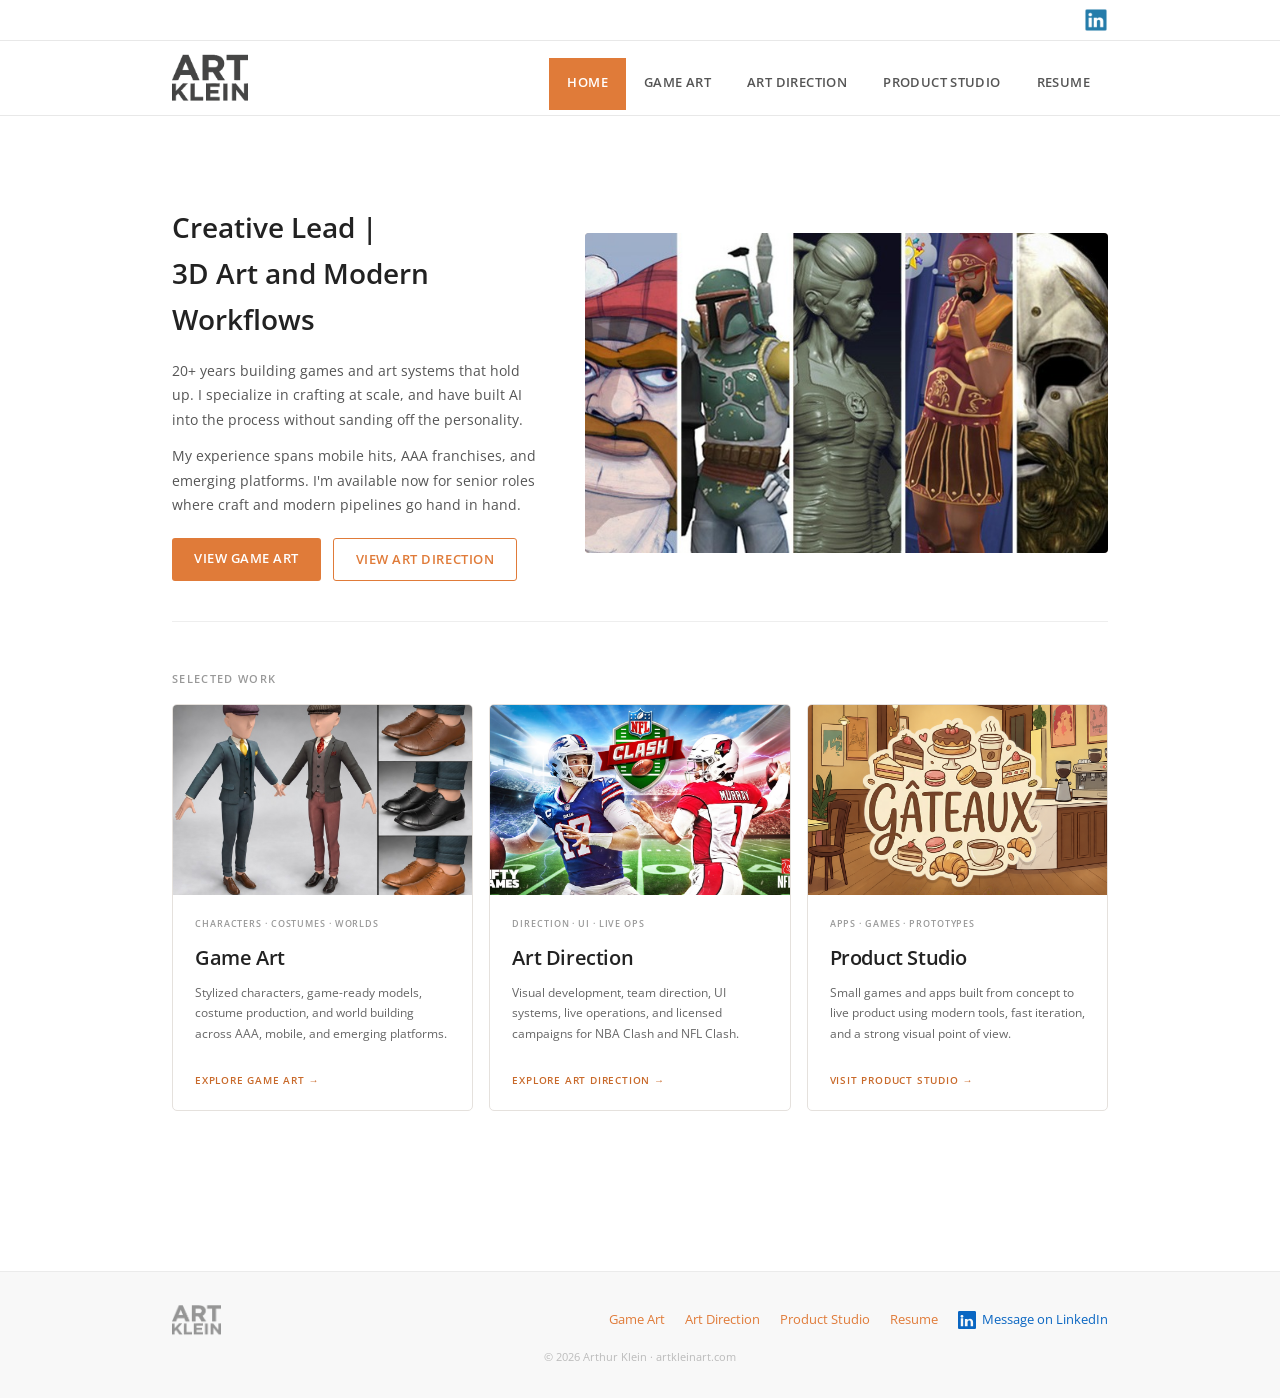
<file: index.html>
<!DOCTYPE html>
<html lang="en">
<head>
  <meta charset="UTF-8">
  <meta name="viewport" content="width=device-width, initial-scale=1.0">
  <title>Art Klein — Creative Lead | Character Art Specialist | 3D Art & Modern Workflows</title>
  <meta name="description" content="Arthur Klein — 20+ years making games at EA (The Sims 4), Meta (Horizon Worlds), and Nifty Games (NBA Clash, NFL Clash). Specializing in stylized character art, art direction for mobile, and AI-accelerated production workflows.">
  <link rel="stylesheet" href="style.css">
  <link rel="icon" type="image/png" href="favicon.png">
</head>
<body>

  <!-- Top bar -->
  <div class="topbar">
    <div class="topbar-inner">
      <div class="topbar-icons">
        <a href="https://www.linkedin.com/in/arthurjklein/" target="_blank" rel="noopener" title="LinkedIn">
          <img src="images/logo-linkedin-icon.png" alt="LinkedIn">
        </a>
      </div>
    </div>
  </div>

  <!-- Navigation -->
  <header class="site-header">
    <div class="site-header-inner">
    <a href="index.html" class="site-logo">
      <img src="images/artkleinart_logo.png" alt="Art Klein">
    </a>
    <nav class="site-nav" aria-label="Main navigation">
      <a href="index.html" class="active">Home</a>
      <a href="game-art.html">Game Art</a>
      <a href="art-direction.html">Art Direction</a>
      <a href="prototypes.html">Product Studio</a>
      <a href="https://www.linkedin.com/in/arthurjklein/" target="_blank" rel="noopener">Resume</a>
    </nav>
    </div>
  </header>

  <main class="page-content">

    <!-- ── Hero ──────────────────────────────────────────────── -->
    <section class="hero">
      <div class="hero-text">
        <h1>Creative Lead | <br>
          3D Art and Modern Workflows</h1>
        <p>
          20+ years building games and art systems that hold up. I specialize in crafting at scale, and have built AI into the process without sanding off the personality.
        </p>
        <p>
          My experience spans mobile hits, AAA franchises, and emerging platforms. I'm available now for senior roles where craft and modern pipelines go hand in hand.
        </p>
        <div class="hero-buttons">
          <a href="game-art.html" class="btn">View Game Art</a>
          <a href="art-direction.html" class="btn btn-secondary">View Art Direction</a>
        </div>
      </div>

      <div class="hero-images">
        <img
          src="images/imgi_4_1459838110.jpg"
          alt="Character art lineup — The Sims 4, Horizon Worlds, NBA Clash"
          loading="eager">
      </div>
    </section>

    <!-- ── Selected Work ─────────────────────────────────────── -->
    <div class="section-label">Selected Work</div>

    <div class="home-paths">
      <a class="home-path" href="game-art.html">
        <div class="home-path-image">
          <img src="images/horizon-worlds/outfit-three-piece-suit-board.jpg" alt="Horizon Worlds three-piece suits and Oxford shoe variants" loading="lazy">
        </div>
        <div class="home-path-body">
          <div class="home-path-meta">Characters · Costumes · Worlds</div>
          <h2>Game Art</h2>
          <p>Stylized characters, game-ready models, costume production, and world building across AAA, mobile, and emerging platforms.</p>
          <span class="home-path-cta">Explore Game Art &rarr;</span>
        </div>
      </a>

      <a class="home-path" href="art-direction.html">
        <div class="home-path-image">
          <img src="images/imgi_25_nflclash-keyart-horz-finish_orig.jpg" alt="NFL Clash key art featuring two football players" loading="lazy">
        </div>
        <div class="home-path-body">
          <div class="home-path-meta">Direction · UI · Live Ops</div>
          <h2>Art Direction</h2>
          <p>Visual development, team direction, UI systems, live operations, and licensed campaigns for NBA Clash and NFL Clash.</p>
          <span class="home-path-cta">Explore Art Direction &rarr;</span>
        </div>
      </a>

      <a class="home-path" href="prototypes.html">
        <div class="home-path-image">
          <img src="images/product-studio/gateaux.webp" alt="Gateaux language-learning café interior" loading="lazy">
        </div>
        <div class="home-path-body">
          <div class="home-path-meta">Apps · Games · Prototypes</div>
          <h2>Product Studio</h2>
          <p>Small games and apps built from concept to live product using modern tools, fast iteration, and a strong visual point of view.</p>
          <span class="home-path-cta">Visit Product Studio &rarr;</span>
        </div>
      </a>
    </div>

  </main>

  <footer class="site-footer">
    <div class="site-footer-inner">
      <img src="images/artkleinart_logo.png" alt="Art Klein" class="footer-logo">
      <div class="footer-links">
        <a href="game-art.html">Game Art</a>
        <a href="art-direction.html">Art Direction</a>
        <a href="prototypes.html">Product Studio</a>
        <a href="https://www.linkedin.com/in/arthurjklein/" target="_blank" rel="noopener">Resume</a>
        <a href="https://www.linkedin.com/in/arthurjklein/" target="_blank" rel="noopener" class="footer-linkedin">
          <svg width="18" height="18" viewBox="0 0 24 24" fill="currentColor">
            <path d="M20.447 20.452h-3.554v-5.569c0-1.328-.475-2.236-1.986-2.236-1.081 0-1.722.731-2.004 1.437-.103.249-.129.597-.129.946v5.422h-3.554s.05-8.867 0-9.776h3.554v1.385c-.009.015-.021.029-.03.043h.03v-.043c.477-.734 1.329-1.783 3.232-1.783 2.356 0 4.124 1.539 4.124 4.853v5.321zM5.337 8.855c-1.144 0-1.915-.758-1.915-1.705 0-.956.77-1.703 1.916-1.703.981 0 1.914.747 1.924 1.703 0 .947-.743 1.705-1.924 1.705zm1.581 11.597H3.715V9.505h3.203v10.947zM22.225 0H1.771C.792 0 0 .774 0 1.729v20.542C0 23.227.792 24 1.771 24h20.451C23.2 24 24 23.227 24 22.271V1.729C24 .774 23.2 0 22.225 0z"/>
          </svg>
          Message on LinkedIn
        </a>
      </div>
      <span class="footer-copy">&copy; 2026 Arthur Klein · artkleinart.com</span>
    </div>
  </footer>

</body>
</html>
</file>
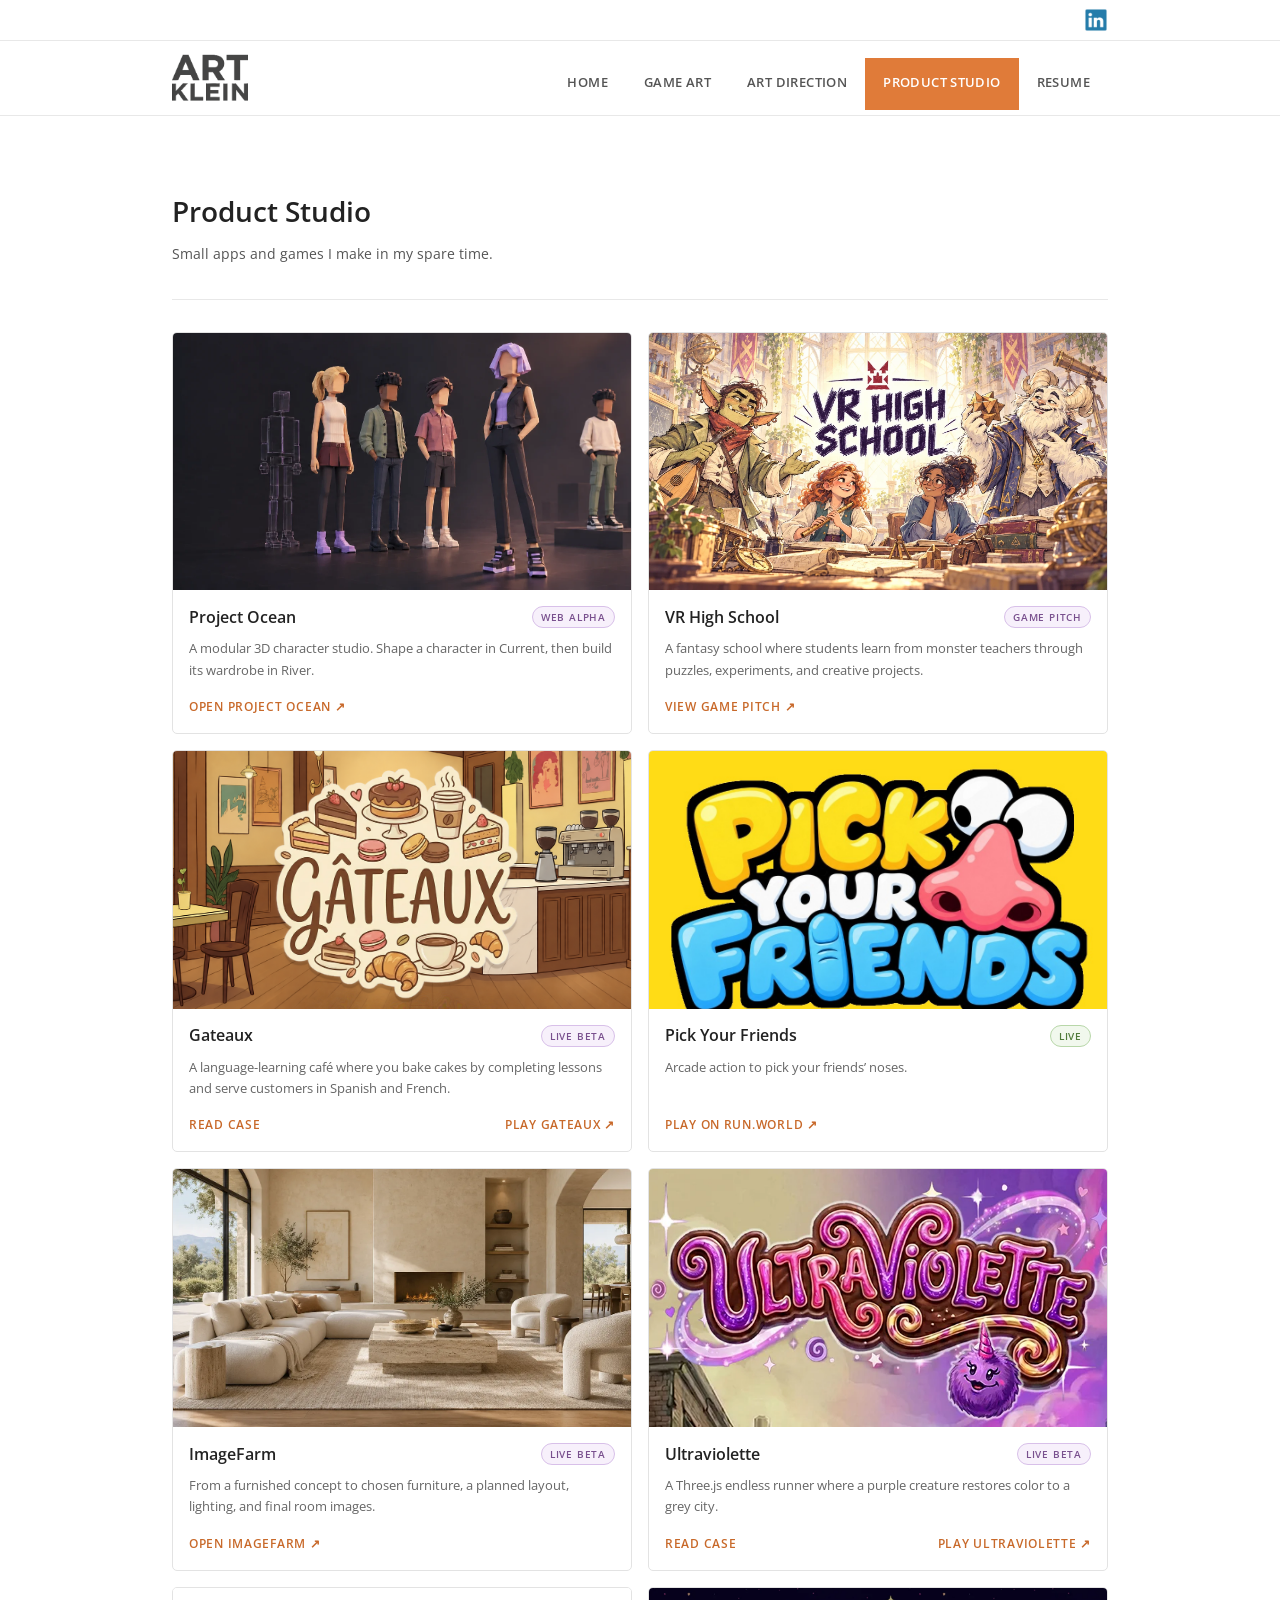
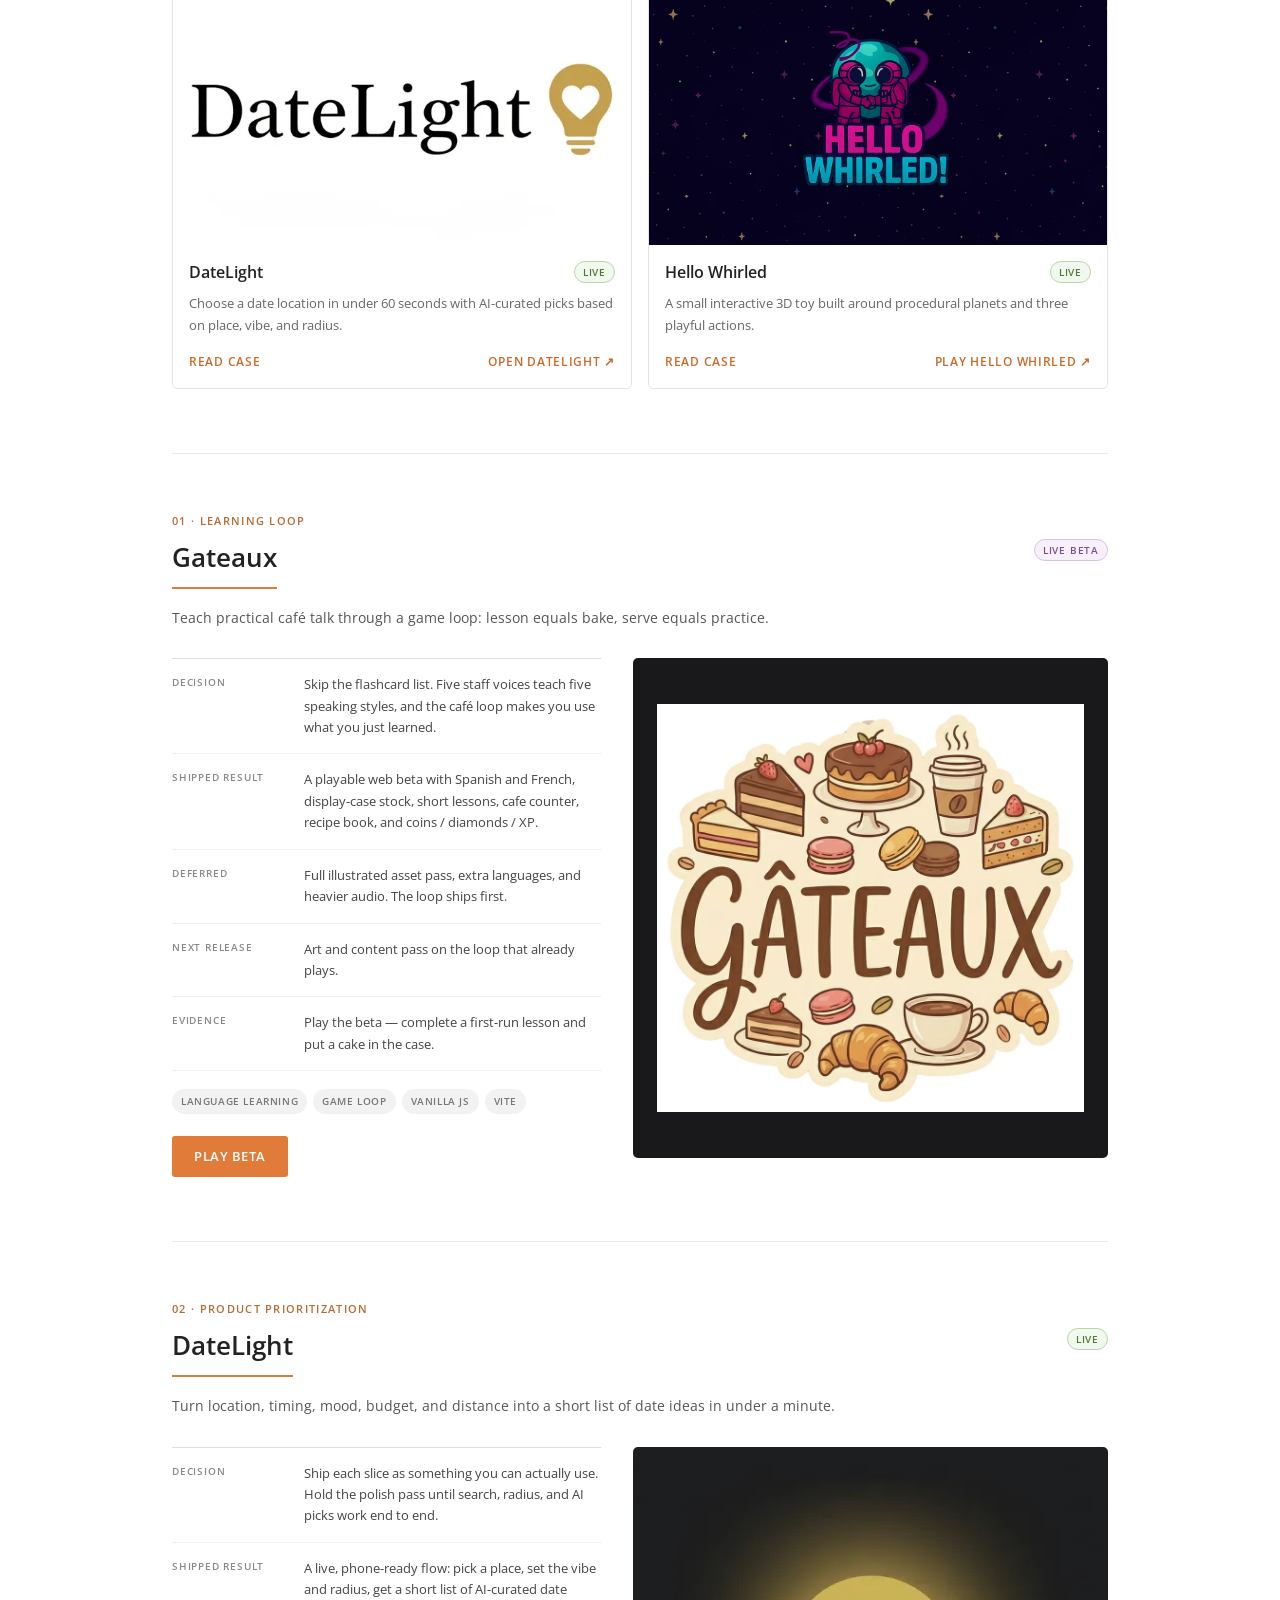
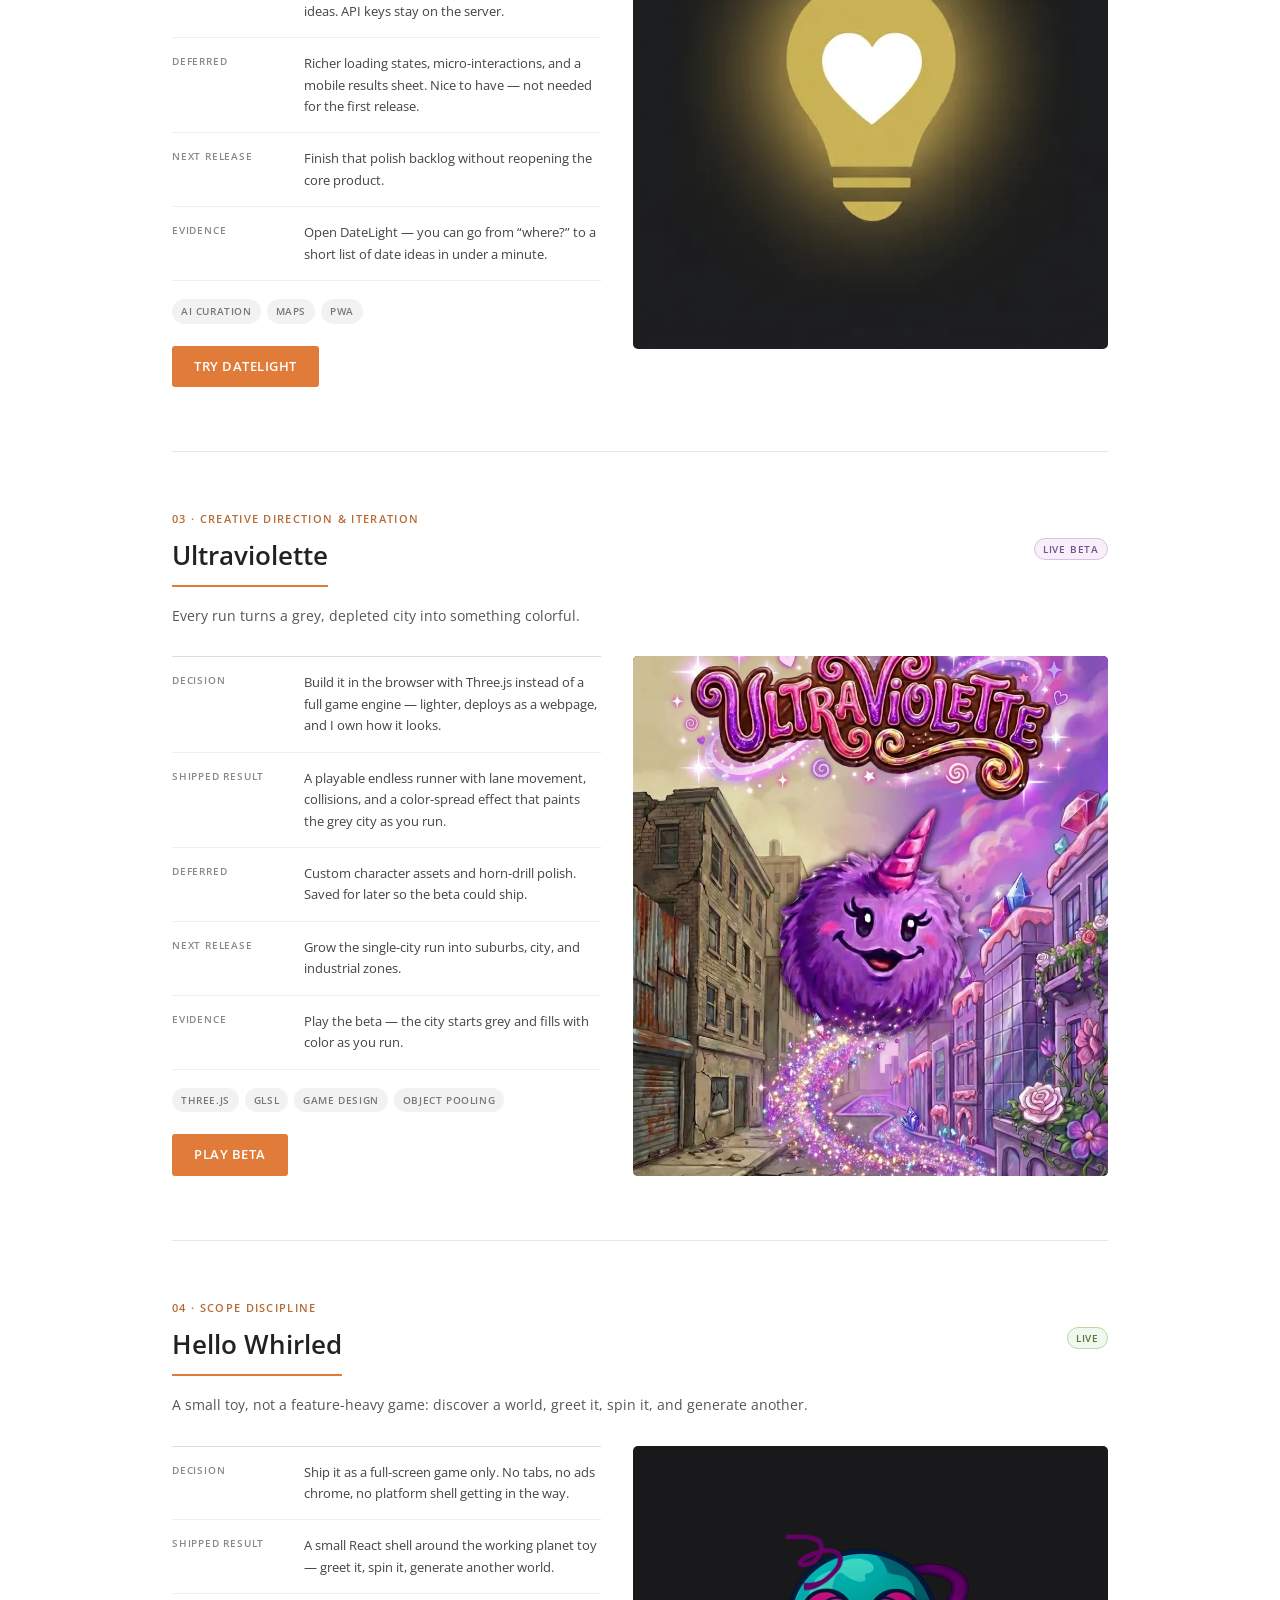
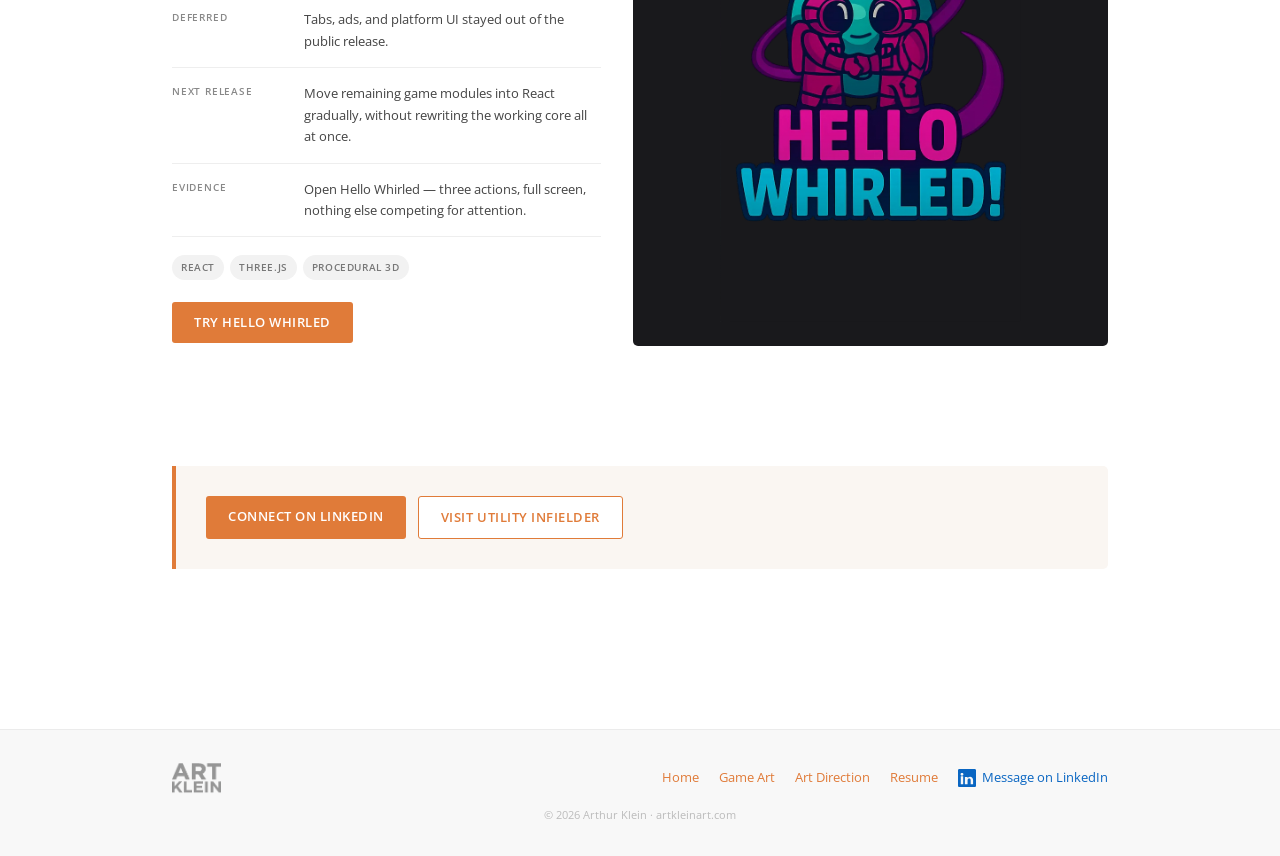
<file: prototypes.html>
<!DOCTYPE html>
<html lang="en">
<head>
  <meta charset="UTF-8">
  <meta name="viewport" content="width=device-width, initial-scale=1.0">
  <title>Product Studio — Art Klein | Small Apps &amp; Games</title>
  <meta name="description" content="Project Ocean, VR High School, Gateaux, Pick Your Friends, ImageFarm, Ultraviolette, DateLight, and Hello Whirled — small apps, games, and game pitches by Art Klein, with the scope calls and handoff notes behind each one.">
  <link rel="stylesheet" href="style.css">
  <link rel="icon" type="image/png" href="favicon.png">
</head>
<body>

  <div class="topbar">
    <div class="topbar-inner">
      <div class="topbar-icons">
        <a href="https://www.linkedin.com/in/arthurjklein/" target="_blank" rel="noopener" title="LinkedIn">
          <img src="images/logo-linkedin-icon.png" alt="LinkedIn">
        </a>
      </div>
    </div>
  </div>

  <header class="site-header">
    <div class="site-header-inner">
      <a href="index.html" class="site-logo">
        <img src="images/artkleinart_logo.png" alt="Art Klein">
      </a>
      <nav class="site-nav" aria-label="Main navigation">
        <a href="index.html">Home</a>
        <a href="game-art.html">Game Art</a>
        <a href="art-direction.html">Art Direction</a>
        <a href="prototypes.html" class="active">Product Studio</a>
        <a href="https://www.linkedin.com/in/arthurjklein/" target="_blank" rel="noopener">Resume</a>
      </nav>
    </div>
  </header>

  <main class="page-content">
    <section class="studio-hero" aria-labelledby="studio-title">
      <h1 id="studio-title">Product Studio</h1>
      <p class="studio-lead">Small apps and games I make in my spare time.</p>
    </section>

    <section class="product-index" aria-label="Projects">
      <article class="product-card">
        <div class="product-card-image">
          <img src="images/product-studio/project-ocean.webp" alt="Stylized 3D characters in varied outfits beside a wireframe character study" width="1920" height="720">
        </div>
        <div class="product-card-body">
          <div class="product-card-heading">
            <h2>Project Ocean</h2>
            <span class="status-pill beta">Web Alpha</span>
          </div>
          <p>A modular 3D character studio. Shape a character in Current, then build its wardrobe in River.</p>
          <div class="product-card-links">
            <a class="studio-link" href="https://projectocean.utilityinfielder.com/" target="_blank" rel="noopener">Open Project Ocean &nearr;</a>
          </div>
        </div>
      </article>

      <article class="product-card">
        <div class="product-card-image">
          <img src="images/product-studio/vr-high-school.webp" alt="VR High School title artwork with monster teachers and students in a sunlit fantasy classroom" width="1672" height="941">
        </div>
        <div class="product-card-body">
          <div class="product-card-heading">
            <h2>VR High School</h2>
            <span class="status-pill beta">Game Pitch</span>
          </div>
          <p>A fantasy school where students learn from monster teachers through puzzles, experiments, and creative projects.</p>
          <div class="product-card-links">
            <a class="studio-link" href="https://vrhs.utilityinfielder.com/" target="_blank" rel="noopener">View game pitch &nearr;</a>
          </div>
        </div>
      </article>

      <article class="product-card">
        <div class="product-card-image">
          <img src="images/product-studio/gateaux.webp" alt="Gateaux café interior with a pastry display case" width="1200" height="675">
        </div>
        <div class="product-card-body">
          <div class="product-card-heading">
            <h2>Gateaux</h2>
            <span class="status-pill beta">Live Beta</span>
          </div>
          <p>A language-learning café where you bake cakes by completing lessons and serve customers in Spanish and French.</p>
          <div class="product-card-links">
            <a class="studio-link" href="#gateaux">Read case</a>
            <a class="studio-link" href="https://gateaux.utilityinfielder.com/" target="_blank" rel="noopener">Play Gateaux &nearr;</a>
          </div>
        </div>
      </article>

      <article class="product-card">
        <div class="product-card-image">
          <img src="images/product-studio/pick-your-friends-logo.jpg" alt="Pick Your Friends logo featuring a cartoon nose and eyes on a yellow background" width="1024" height="682">
        </div>
        <div class="product-card-body">
          <div class="product-card-heading">
            <h2>Pick Your Friends</h2>
            <span class="status-pill">Live</span>
          </div>
          <p>Arcade action to pick your friends&rsquo; noses.</p>
          <div class="product-card-links">
            <a class="studio-link" href="https://run.world/spookyscribbles/pick-your-friends" target="_blank" rel="noopener">Play on RUN.world &nearr;</a>
          </div>
        </div>
      </article>

      <article class="product-card">
        <div class="product-card-image">
          <img src="images/product-studio/imagefarm.webp" alt="Sunlit living room with a curved sectional, stone coffee table, and fireplace" width="1200" height="675">
        </div>
        <div class="product-card-body">
          <div class="product-card-heading">
            <h2>ImageFarm</h2>
            <span class="status-pill beta">Live Beta</span>
          </div>
          <p>From a furnished concept to chosen furniture, a planned layout, lighting, and final room images.</p>
          <div class="product-card-links">
            <a class="studio-link" href="https://imagefarm.utilityinfielder.com" target="_blank" rel="noopener">Open ImageFarm &nearr;</a>
          </div>
        </div>
      </article>

      <article class="product-card">
        <div class="product-card-image">
          <img src="images/product-studio/ultraviolette.webp" alt="Ultraviolette game title with purple character and colorful trail" width="688" height="384">
        </div>
        <div class="product-card-body">
          <div class="product-card-heading">
            <h2>Ultraviolette</h2>
            <span class="status-pill beta">Live Beta</span>
          </div>
          <p>A Three.js endless runner where a purple creature restores color to a grey city.</p>
          <div class="product-card-links">
            <a class="studio-link" href="#ultraviolette">Read case</a>
            <a class="studio-link" href="https://ultraviolette.utilityinfielder.com/" target="_blank" rel="noopener">Play Ultraviolette &nearr;</a>
          </div>
        </div>
      </article>

      <article class="product-card">
        <div class="product-card-image">
          <img src="images/product-studio/datelight.webp" alt="DateLight wordmark and lightbulb location-pin logo" width="992" height="360">
        </div>
        <div class="product-card-body">
          <div class="product-card-heading">
            <h2>DateLight</h2>
            <span class="status-pill">Live</span>
          </div>
          <p>Choose a date location in under 60 seconds with AI-curated picks based on place, vibe, and radius.</p>
          <div class="product-card-links">
            <a class="studio-link" href="#datelight">Read case</a>
            <a class="studio-link" href="https://datelight.utilityinfielder.com" target="_blank" rel="noopener">Open DateLight &nearr;</a>
          </div>
        </div>
      </article>

      <article class="product-card">
        <div class="product-card-image">
          <img src="images/product-studio/hello-whirled.webp" alt="Hello Whirled logo with astronauts hugging a small planet" width="1376" height="768">
        </div>
        <div class="product-card-body">
          <div class="product-card-heading">
            <h2>Hello Whirled</h2>
            <span class="status-pill">Live</span>
          </div>
          <p>A small interactive 3D toy built around procedural planets and three playful actions.</p>
          <div class="product-card-links">
            <a class="studio-link" href="#hello-whirled">Read case</a>
            <a class="studio-link" href="https://hellowhirled.utilityinfielder.com" target="_blank" rel="noopener">Play Hello Whirled &nearr;</a>
          </div>
        </div>
      </article>
    </section>

    <section class="product-case" id="gateaux" aria-labelledby="gateaux-title">
      <div class="product-case-heading">
        <div>
          <p class="studio-section-kicker">01 &middot; Learning loop</p>
          <h2 id="gateaux-title">Gateaux</h2>
        </div>
        <span class="status-pill beta">Live Beta</span>
      </div>
      <p class="product-case-intro">
        Teach practical café talk through a game loop: lesson equals bake,
        serve equals practice.
      </p>

      <div class="product-case-layout">
        <div>
          <dl class="case-proof">
            <div class="case-proof-row">
              <dt>Decision</dt>
              <dd>Skip the flashcard list. Five staff voices teach five speaking styles, and the café loop makes you use what you just learned.</dd>
            </div>
            <div class="case-proof-row">
              <dt>Shipped result</dt>
              <dd>A playable web beta with Spanish and French, display-case stock, short lessons, cafe counter, recipe book, and coins / diamonds / XP.</dd>
            </div>
            <div class="case-proof-row">
              <dt>Deferred</dt>
              <dd>Full illustrated asset pass, extra languages, and heavier audio. The loop ships first.</dd>
            </div>
            <div class="case-proof-row">
              <dt>Next release</dt>
              <dd>Art and content pass on the loop that already plays.</dd>
            </div>
            <div class="case-proof-row">
              <dt>Evidence</dt>
              <dd>Play the beta — complete a first-run lesson and put a cake in the case.</dd>
            </div>
          </dl>
          <div class="product-tags">
            <span class="product-tag">Language learning</span>
            <span class="product-tag">Game loop</span>
            <span class="product-tag">Vanilla JS</span>
            <span class="product-tag">Vite</span>
          </div>
          <div class="case-actions">
            <a class="btn" href="https://gateaux.utilityinfielder.com/" target="_blank" rel="noopener">Play Beta</a>
          </div>
        </div>

        <figure class="case-media logo">
          <img src="images/product-studio/gateaux-mark.webp" alt="Gateaux wordmark sticker with cakes, croissants, and coffee" width="900" height="860" loading="lazy">
        </figure>
      </div>
    </section>

    <section class="product-case" id="datelight" aria-labelledby="datelight-title">
      <div class="product-case-heading">
        <div>
          <p class="studio-section-kicker">02 &middot; Product prioritization</p>
          <h2 id="datelight-title">DateLight</h2>
        </div>
        <span class="status-pill">Live</span>
      </div>
      <p class="product-case-intro">
        Turn location, timing, mood, budget, and distance into a short list of
        date ideas in under a minute.
      </p>

      <div class="product-case-layout">
        <div>
          <dl class="case-proof">
            <div class="case-proof-row">
              <dt>Decision</dt>
              <dd>Ship each slice as something you can actually use. Hold the polish pass until search, radius, and AI picks work end to end.</dd>
            </div>
            <div class="case-proof-row">
              <dt>Shipped result</dt>
              <dd>A live, phone-ready flow: pick a place, set the vibe and radius, get a short list of AI-curated date ideas. API keys stay on the server.</dd>
            </div>
            <div class="case-proof-row">
              <dt>Deferred</dt>
              <dd>Richer loading states, micro-interactions, and a mobile results sheet. Nice to have — not needed for the first release.</dd>
            </div>
            <div class="case-proof-row">
              <dt>Next release</dt>
              <dd>Finish that polish backlog without reopening the core product.</dd>
            </div>
            <div class="case-proof-row">
              <dt>Evidence</dt>
              <dd>Open DateLight — you can go from “where?” to a short list of date ideas in under a minute.</dd>
            </div>
          </dl>
          <div class="product-tags">
            <span class="product-tag">AI curation</span>
            <span class="product-tag">Maps</span>
            <span class="product-tag">PWA</span>
          </div>
          <div class="case-actions">
            <a class="btn" href="https://datelight.utilityinfielder.com" target="_blank" rel="noopener">Try DateLight</a>
          </div>
        </div>

        <figure class="case-media">
          <img src="images/product-studio/datelight-mark.webp" alt="DateLight glowing heart-shaped lightbulb app icon" width="900" height="502" loading="lazy">
        </figure>
      </div>
    </section>

    <section class="product-case" id="ultraviolette" aria-labelledby="ultraviolette-title">
      <div class="product-case-heading">
        <div>
          <p class="studio-section-kicker">03 &middot; Creative direction &amp; iteration</p>
          <h2 id="ultraviolette-title">Ultraviolette</h2>
        </div>
        <span class="status-pill beta">Live Beta</span>
      </div>
      <p class="product-case-intro">
        Every run turns a grey, depleted city into something colorful.
      </p>

      <div class="product-case-layout">
        <div>
          <dl class="case-proof">
            <div class="case-proof-row">
              <dt>Decision</dt>
              <dd>Build it in the browser with Three.js instead of a full game engine — lighter, deploys as a webpage, and I own how it looks.</dd>
            </div>
            <div class="case-proof-row">
              <dt>Shipped result</dt>
              <dd>A playable endless runner with lane movement, collisions, and a color-spread effect that paints the grey city as you run.</dd>
            </div>
            <div class="case-proof-row">
              <dt>Deferred</dt>
              <dd>Custom character assets and horn-drill polish. Saved for later so the beta could ship.</dd>
            </div>
            <div class="case-proof-row">
              <dt>Next release</dt>
              <dd>Grow the single-city run into suburbs, city, and industrial zones.</dd>
            </div>
            <div class="case-proof-row">
              <dt>Evidence</dt>
              <dd>Play the beta — the city starts grey and fills with color as you run.</dd>
            </div>
          </dl>
          <div class="product-tags">
            <span class="product-tag">Three.js</span>
            <span class="product-tag">GLSL</span>
            <span class="product-tag">Game design</span>
            <span class="product-tag">Object pooling</span>
          </div>
          <div class="case-actions">
            <a class="btn" href="https://ultraviolette.utilityinfielder.com/" target="_blank" rel="noopener">Play Beta</a>
          </div>
        </div>

        <figure class="case-media portrait">
          <img src="images/product-studio/ultraviolette-splash.webp" alt="Ultraviolette character spreading a sparkling purple trail through a city changing from grey to colorful" width="900" height="1205" loading="lazy">
        </figure>
      </div>
    </section>

    <section class="product-case" id="hello-whirled" aria-labelledby="hello-whirled-title">
      <div class="product-case-heading">
        <div>
          <p class="studio-section-kicker">04 &middot; Scope discipline</p>
          <h2 id="hello-whirled-title">Hello Whirled</h2>
        </div>
        <span class="status-pill">Live</span>
      </div>
      <p class="product-case-intro">
        A small toy, not a feature-heavy game: discover a world, greet it,
        spin it, and generate another.
      </p>

      <div class="product-case-layout">
        <div>
          <dl class="case-proof">
            <div class="case-proof-row">
              <dt>Decision</dt>
              <dd>Ship it as a full-screen game only. No tabs, no ads chrome, no platform shell getting in the way.</dd>
            </div>
            <div class="case-proof-row">
              <dt>Shipped result</dt>
              <dd>A small React shell around the working planet toy — greet it, spin it, generate another world.</dd>
            </div>
            <div class="case-proof-row">
              <dt>Deferred</dt>
              <dd>Tabs, ads, and platform UI stayed out of the public release.</dd>
            </div>
            <div class="case-proof-row">
              <dt>Next release</dt>
              <dd>Move remaining game modules into React gradually, without rewriting the working core all at once.</dd>
            </div>
            <div class="case-proof-row">
              <dt>Evidence</dt>
              <dd>Open Hello Whirled — three actions, full screen, nothing else competing for attention.</dd>
            </div>
          </dl>
          <div class="product-tags">
            <span class="product-tag">React</span>
            <span class="product-tag">Three.js</span>
            <span class="product-tag">Procedural 3D</span>
          </div>
          <div class="case-actions">
            <a class="btn" href="https://hellowhirled.utilityinfielder.com" target="_blank" rel="noopener">Try Hello Whirled</a>
          </div>
        </div>

        <figure class="case-media logo">
          <img src="images/product-studio/hello-whirled-mark.webp" alt="Hello Whirled astronauts hugging a smiling planet above the product title" width="680" height="1020" loading="lazy">
        </figure>
      </div>
    </section>

    <!--
    <section class="practice-section" aria-labelledby="practice-title">
      <p class="studio-section-kicker">How I work</p>
      <h2 class="studio-section-title" id="practice-title">Same five steps every time</h2>
      <p class="studio-section-intro">
        Each step leaves something someone else can check or pick up.
      </p>
      <div class="practice-steps">
        <div class="practice-step">
          <strong>Define</strong>
          <span>DateLight: one decision in under 60 seconds.</span>
        </div>
        <div class="practice-step">
          <strong>Scope</strong>
          <span>Hello Whirled: three actions, nothing else.</span>
        </div>
        <div class="practice-step">
          <strong>Build</strong>
          <span>Ultraviolette: phased foundation, loop, shader, polish.</span>
        </div>
        <div class="practice-step">
          <strong>Review</strong>
          <span>Acceptance criteria, edge cases, and documented tuning rules.</span>
        </div>
        <div class="practice-step">
          <strong>Ship</strong>
          <span>Separate deployments with a shared public hub.</span>
        </div>
      </div>
    </section>
    -->

    <aside class="studio-cta" aria-label="Connect">
      <div class="hero-buttons">
        <a class="btn" href="https://www.linkedin.com/in/arthurjklein/" target="_blank" rel="noopener">Connect on LinkedIn</a>
        <a class="btn btn-secondary" href="https://utilityinfielder.com" target="_blank" rel="noopener">Visit Utility Infielder</a>
      </div>
    </aside>
  </main>

  <footer class="site-footer">
    <div class="site-footer-inner">
      <img src="images/artkleinart_logo.png" alt="Art Klein" class="footer-logo">
      <div class="footer-links">
        <a href="index.html">Home</a>
        <a href="game-art.html">Game Art</a>
        <a href="art-direction.html">Art Direction</a>
        <a href="https://www.linkedin.com/in/arthurjklein/" target="_blank" rel="noopener">Resume</a>
        <a href="https://www.linkedin.com/in/arthurjklein/" target="_blank" rel="noopener" class="footer-linkedin">
          <svg width="18" height="18" viewBox="0 0 24 24" fill="currentColor" aria-hidden="true">
            <path d="M20.447 20.452h-3.554v-5.569c0-1.328-.475-2.236-1.986-2.236-1.081 0-1.722.731-2.004 1.437-.103.249-.129.597-.129.946v5.422h-3.554s.05-8.867 0-9.776h3.554v1.385c-.009.015-.021.029-.03.043h.03v-.043c.477-.734 1.329-1.783 3.232-1.783 2.356 0 4.124 1.539 4.124 4.853v5.321zM5.337 8.855c-1.144 0-1.915-.758-1.915-1.705 0-.956.77-1.703 1.916-1.703.981 0 1.914.747 1.924 1.703 0 .947-.743 1.705-1.924 1.705zm1.581 11.597H3.715V9.505h3.203v10.947zM22.225 0H1.771C.792 0 0 .774 0 1.729v20.542C0 23.227.792 24 1.771 24h20.451C23.2 24 24 23.227 24 22.271V1.729C24 .774 23.2 0 22.225 0z"/>
          </svg>
          Message on LinkedIn
        </a>
      </div>
      <span class="footer-copy">&copy; 2026 Arthur Klein &middot; artkleinart.com</span>
    </div>
  </footer>

</body>
</html>
</file>
<file: style.css>
/* ============================================================
   artkleinart.com — Production Stylesheet
   Hosted on Vercel. Edit in Cursor, push to deploy.
   ============================================================ */

@import url('https://fonts.googleapis.com/css2?family=Open+Sans:ital,wght@0,400;0,600;1,400&display=swap');

/* --- Reset & Base ------------------------------------------ */
*, *::before, *::after { box-sizing: border-box; margin: 0; padding: 0; }

html { scroll-behavior: smooth; }

body {
  font-family: 'Open Sans', Arial, sans-serif;
  font-size: 15px;
  color: #333;
  background: #fff;
  line-height: 1.65;
}

a { color: #e07b39; text-decoration: none; }
a:hover { text-decoration: underline; }

img { max-width: 100%; display: block; }

/* --- Top bar ---------------------------------------------- */
.topbar {
  background: #fff;
  border-bottom: 1px solid #e8e8e8;
}

.topbar-inner {
  max-width: 1000px;
  margin: 0 auto;
  padding: 8px 32px;
  display: flex;
  justify-content: flex-end;
  align-items: center;
}

.topbar-icons { display: flex; gap: 10px; }
.topbar-icons a {
  display: inline-flex;
  align-items: center;
  text-decoration: none;
  opacity: 0.85;
  transition: opacity 0.15s;
}
.topbar-icons a img { height: 24px; width: auto; display: block; border-radius: 4px; }
.topbar-icons a:hover { opacity: 1; }

/* --- Main navigation -------------------------------------- */
.site-header {
  border-bottom: 1px solid #e8e8e8;
}

.site-header-inner {
  max-width: 1000px;
  margin: 0 auto;
  padding: 12px 32px 0;
  display: flex;
  justify-content: space-between;
  align-items: center;
}

.site-logo {
  display: block;
  text-decoration: none;
  padding-bottom: 12px;
  flex-shrink: 0;
  line-height: 0;
}

.site-logo img {
  height: 50px;
  width: auto;
  display: block;
}
.site-logo:hover { opacity: 0.75; text-decoration: none; }

.site-nav {
  display: flex;
  gap: 0;
  align-items: stretch;
  padding-bottom: 0;
}

.site-nav a {
  display: block;
  padding: 14px 18px;
  font-size: 13px;
  font-weight: 600;
  color: #555;
  text-decoration: none;
  text-transform: uppercase;
  letter-spacing: 0.03em;
  border-bottom: 3px solid transparent;
  transition: border-color 0.15s, color 0.15s;
  white-space: nowrap;
}
.site-nav a:hover { color: #e07b39; border-bottom-color: #e07b39; text-decoration: none; }
.site-nav a.active {
  color: #fff;
  background: #e07b39;
  border-bottom-color: #e07b39;
}

/* --- Page wrapper ----------------------------------------- */
.page-content {
  max-width: 1000px;
  margin: 0 auto;
  padding: 40px 32px 80px;
}

/* --- Hero section ----------------------------------------- */
.hero {
  display: grid;
  grid-template-columns: 1fr 1.4fr;
  gap: 40px;
  align-items: center;
  padding: 48px 0 40px;
  border-bottom: 1px solid #eee;
  margin-bottom: 48px;
}

.hero-text h1 {
  font-size: 28px;
  font-weight: 600;
  margin-bottom: 16px;
  color: #222;
}

.hero-text p {
  font-size: 14px;
  color: #555;
  margin-bottom: 12px;
  line-height: 1.75;
}

.hero-buttons {
  display: flex;
  gap: 12px;
  margin-top: 20px;
  flex-wrap: wrap;
}

.btn {
  display: inline-block;
  padding: 10px 22px;
  background: #e07b39;
  color: #fff;
  font-size: 13px;
  font-weight: 600;
  border-radius: 3px;
  text-decoration: none;
  text-transform: uppercase;
  letter-spacing: 0.04em;
  transition: background 0.15s;
}
.btn:hover { background: #c8692a; text-decoration: none; color: #fff; }
.btn-secondary {
  background: #fff;
  color: #e07b39;
  border: 1px solid #e07b39;
}
.btn-secondary:hover { background: #fdf4ef; color: #e07b39; }

/* Hero image strip */
.hero-images {
  height: 320px;
  overflow: hidden;
  border-radius: 4px;
  background: #c8b0a0;
}

.hero-images img {
  width: 100%;
  height: 100%;
  object-fit: cover;
  object-position: center top;
  display: block;
}

/* --- Section labels --------------------------------------- */
.section-label {
  font-size: 11px;
  font-weight: 600;
  text-transform: uppercase;
  letter-spacing: 0.12em;
  color: #999;
  margin-bottom: 8px;
  margin-top: 48px;
}
.section-label:first-child { margin-top: 0; }

.section-subtitle {
  font-size: 13px;
  color: #aaa;
  margin-bottom: 24px;
  margin-top: -4px;
}

.row-label {
  font-size: 11px;
  font-weight: 600;
  text-transform: uppercase;
  letter-spacing: 0.10em;
  color: #bbb;
  margin-top: 28px;
  margin-bottom: 10px;
}

/* --- Homepage portfolio paths ----------------------------- */
.home-paths {
  display: grid;
  grid-template-columns: repeat(3, minmax(0, 1fr));
  gap: 16px;
  margin-top: 16px;
}

.home-path {
  display: flex;
  flex-direction: column;
  min-width: 0;
  overflow: hidden;
  border: 1px solid #e5e1dd;
  border-radius: 5px;
  background: #fff;
  color: inherit;
  text-decoration: none;
  transition: border-color 180ms ease, box-shadow 180ms ease, transform 180ms ease;
}

.home-path:hover,
.home-path:focus-visible {
  border-color: #d9b394;
  box-shadow: 0 14px 30px rgba(71, 49, 32, 0.10);
  color: inherit;
  outline: none;
  text-decoration: none;
  transform: translateY(-3px);
}

.home-path-image {
  height: 190px;
  overflow: hidden;
  background: #262626;
}

.home-path-image img {
  width: 100%;
  height: 100%;
  object-fit: cover;
  transition: transform 300ms ease;
}

.home-path:hover .home-path-image img { transform: scale(1.025); }

.home-path-body {
  display: flex;
  flex-direction: column;
  min-height: 215px;
  padding: 22px;
}

.home-path-meta {
  margin-bottom: 9px;
  color: #999;
  font-size: 9px;
  font-weight: 600;
  letter-spacing: 0.1em;
  text-transform: uppercase;
}

.home-path h2 {
  margin-bottom: 9px;
  color: #222;
  font-size: 20px;
  font-weight: 600;
  letter-spacing: -0.02em;
}

.home-path p {
  margin-bottom: 24px;
  color: #666;
  font-size: 12px;
  line-height: 1.7;
}

.home-path-cta {
  margin-top: auto;
  color: #c8692a;
  font-size: 10px;
  font-weight: 600;
  letter-spacing: 0.08em;
  text-transform: uppercase;
}

/* --- Project page headings -------------------------------- */
h1.page-title {
  font-size: 26px;
  font-weight: 600;
  color: #222;
  margin-bottom: 6px;
  margin-top: 48px;
  padding-bottom: 10px;
  border-bottom: 2px solid #e07b39;
}
h1.page-title:first-child { margin-top: 0; }

.project-meta {
  font-size: 12px;
  color: #999;
  margin-bottom: 20px;
}

h3.subsection-header {
  font-size: 13px;
  font-weight: 600;
  color: #777;
  text-transform: uppercase;
  letter-spacing: 0.06em;
  margin-top: 32px;
  margin-bottom: 6px;
}
hr.section-rule {
  border: none;
  border-top: 1px solid #2a2a2a;
  margin: 32px 0 28px;
}
h2.section-header {
  font-size: 14px;
  font-weight: 600;
  color: #555;
  margin-top: 36px;
  margin-bottom: 8px;
  text-transform: uppercase;
  letter-spacing: 0.06em;
}

.description {
  font-size: 14px;
  color: #555;
  max-width: 740px;
  margin-bottom: 24px;
  line-height: 1.8;
}

/* --- Image grids ------------------------------------------ */
.img-grid {
  display: grid;
  gap: 10px;
  margin-bottom: 24px;
}
.grid-2 { grid-template-columns: repeat(2, 1fr); }
.grid-3 { grid-template-columns: repeat(3, 1fr); }
.burger-rush-staff { grid-template-columns: repeat(3, 1fr); }
.grid-4 { grid-template-columns: repeat(4, 1fr); }
.grid-auto { grid-template-columns: repeat(auto-fill, minmax(220px, 1fr)); }
.span-full { grid-column: 1 / -1; }

/* --- Portfolio image cards -------------------------------- */
.img-card {
  position: relative;
  overflow: hidden;
  border-radius: 3px;
  background: #ddd;
}

.img-card img {
  width: 100%;
  height: 100%;
  object-fit: cover;
  display: block;
  transition: transform 0.3s ease;
}
.img-card:hover img { transform: scale(1.02); }

/* For wide/flat images where full frame matters more than fill */
.img-card.contain img {
  object-fit: contain;
  background: #111;
}

/* Placeholder cards for content coming soon */
.img-card.placeholder {
  display: flex;
  align-items: center;
  justify-content: center;
  background: #f0ede8;
  border: 2px dashed #d0c8bc;
  cursor: default;
}
.img-card.placeholder:hover img { transform: none; }
.placeholder-label {
  font-size: 11px;
  color: #b0a898;
  text-transform: uppercase;
  letter-spacing: 0.1em;
  text-align: center;
  padding: 16px;
  pointer-events: none;
  user-select: none;
}

/* Local video embed */
.video-card {
  position: relative;
  background: #111;
  border-radius: 3px;
  overflow: hidden;
}
.video-card video {
  width: 100%;
  display: block;
  border-radius: 3px;
}
.video-card .video-embed {
  position: relative;
  padding-bottom: 56.25%;
  height: 0;
}
.video-card .video-embed iframe {
  position: absolute;
  top: 0; left: 0;
  width: 100%; height: 100%;
  border: 0;
}
.video-card .img-caption-overlay {
  position: absolute;
  bottom: 0;
  left: 0;
  right: 0;
}

.img-card.tall { min-height: 280px; }
.img-card.wide { min-height: 200px; }
.img-card.standard-thumb {
  aspect-ratio: 1100 / 781;
  min-height: 0;
}
.img-card.standard-thumb img {
  position: absolute;
  inset: 0;
}
.img-card.standard-thumb.focus-top img { object-position: center 25%; }
.img-card.standard-thumb.focus-figures img { object-position: center 42%; }
.img-card.lineup-wide {
  aspect-ratio: 1024 / 547;
  min-height: 0;
}
.img-card.lineup-wide img {
  position: absolute;
  inset: 0;
}
.img-card.square { aspect-ratio: 1 / 1; }
.img-card.square.focus-head img { object-position: center top; }
.img-card.short { min-height: 160px; }

/* When image src is empty, show a placeholder */
.img-card img[src=""] {
  min-height: inherit;
  background: #c8b8a8;
}

/* Image caption overlay */
.img-caption-overlay {
  position: absolute;
  bottom: 0;
  left: 0;
  right: 0;
  background: linear-gradient(transparent, rgba(0,0,0,0.65));
  padding: 32px 12px 10px;
  color: rgba(255,255,255,0.95);
  font-size: 11px;
  text-align: center;
  line-height: 1.4;
}

.img-card figcaption {
  font-size: 11px;
  color: #999;
  text-align: center;
  padding: 6px 4px 2px;
  font-style: italic;
}

/* --- Art direction team credit badge ---------------------- */
.team-credit {
  display: block;
  background: #f0f4f8;
  border-left: 3px solid #90a4ae;
  color: #555;
  font-size: 13px;
  padding: 10px 16px;
  margin-bottom: 24px;
  line-height: 1.6;
  border-radius: 0 3px 3px 0;
}

/* --- Video embed ------------------------------------------ */
.video-wrap {
  position: relative;
  padding-bottom: 56.25%;
  height: 0;
  overflow: hidden;
  border-radius: 4px;
  background: #111;
  margin-bottom: 8px;
  grid-column: 1 / -1;
}
.video-wrap iframe {
  position: absolute;
  top: 0; left: 0;
  width: 100%; height: 100%;
  border: 0;
}

/* --- Video link card (fallback when embed is unavailable) -- */
.video-link-card {
  grid-column: 1 / -1;
  display: flex;
  align-items: center;
  gap: 16px;
  background: #111;
  border-radius: 4px;
  padding: 24px 28px;
  text-decoration: none;
  color: #fff;
  transition: background 0.15s;
}
.video-link-card:hover { background: #1e1e1e; }
.video-link-play {
  font-size: 28px;
  color: #e07b39;
  flex-shrink: 0;
}
.video-link-label {
  font-size: 15px;
  font-weight: 500;
  flex: 1;
}
.video-link-sub {
  font-size: 13px;
  color: #888;
  flex-shrink: 0;
}

/* --- Company Game 001 character rows ---------------------- */
.company-character-list {
  display: grid;
  gap: 28px;
}

.company-character-row {
  border-top: 1px solid #eee;
  padding-top: 20px;
}

.company-character-row:first-child {
  border-top: 0;
  padding-top: 0;
}

.company-character-grid {
  display: grid;
  gap: 10px;
  grid-template-columns: repeat(3, 1fr);
}

.company-character-grid .img-card {
  aspect-ratio: 1 / 1;
  min-height: 0;
}

.company-character-grid .img-card.span-full,
.company-character-grid .img-card.tall,
.company-character-grid .img-card.wide,
.company-character-grid .img-card.short {
  grid-column: auto;
  min-height: 0;
}

.company-character-grid .img-card img {
  position: absolute;
  inset: 0;
  width: 100%;
  height: 100%;
  object-fit: cover;
}

/* Wide composites / tall full-bodies: show full frame inside the square */
.company-character-grid .img-card.contain {
  background: #5a5a5a;
}

.company-character-grid .img-card.contain img {
  object-fit: contain;
  background: transparent;
}

/* --- Horizon Worlds asset gallery ------------------------- */
.horizon-outfit-grid {
  align-items: start;
}

.horizon-outfit-grid .img-card {
  min-height: 0;
  aspect-ratio: 1651 / 1161;
  background: transparent;
}

.horizon-outfit-grid .img-card img {
  height: 100%;
  object-fit: cover;
  object-position: center;
  background: transparent;
}

.horizon-wearables-grid .img-card {
  min-height: 0;
  aspect-ratio: 1651 / 1161;
  background: #292929;
}

.horizon-wearables-grid .img-card.contain img {
  object-fit: cover;
  object-position: center;
  background: transparent;
}

.horizon-crop-grid .img-card {
  min-height: 0;
  aspect-ratio: 1651 / 1161;
}

.horizon-crop-grid .img-card.contain img,
.horizon-crop-grid .img-card img {
  height: 100%;
  object-fit: cover;
  object-position: center;
}

.gallery-count {
  position: absolute;
  top: 9px;
  right: 9px;
  z-index: 1;
  padding: 3px 7px;
  border-radius: 999px;
  background: rgba(0, 0, 0, 0.72);
  color: #fff;
  font-size: 10px;
  font-weight: 600;
  line-height: 1;
  pointer-events: none;
}

/* --- Product Studio --------------------------------------- */
.studio-hero {
  padding: 32px 0 32px;
  border-bottom: 1px solid #e8e8e8;
}

.studio-section-kicker {
  font-size: 11px;
  font-weight: 600;
  color: #b66a34;
  text-transform: uppercase;
  letter-spacing: 0.12em;
}

.studio-hero h1 {
  margin-bottom: 8px;
  color: #222;
  font-size: 28px;
  font-weight: 600;
}

.studio-lead {
  color: #555;
  font-size: 14px;
  line-height: 1.75;
}

.deck-carousel {
  position: relative;
  overflow: hidden;
  border-radius: 6px;
  background: #1d2430;
  box-shadow: 0 12px 32px rgba(20, 20, 30, 0.14);
}

.deck-carousel-track {
  position: relative;
  aspect-ratio: 16 / 9;
}

.deck-slide {
  position: absolute;
  inset: 0;
  opacity: 0;
  visibility: hidden;
  transition: opacity 0.7s ease, visibility 0.7s;
}

.deck-slide.is-active {
  opacity: 1;
  visibility: visible;
}

.deck-slide-image {
  width: 100%;
  height: 100%;
  object-fit: cover;
}

/* Shown until a deck cover image has been added */
.deck-slide.no-image {
  background: linear-gradient(135deg, #2b3445 0%, #6b3d24 100%);
}
.deck-slide.no-image .deck-slide-image { display: none; }

.deck-slide-overlay {
  position: absolute;
  inset: auto 0 0 0;
  padding: 72px 32px 52px;
  background: linear-gradient(to top, rgba(10, 14, 22, 0.82) 0%, rgba(10, 14, 22, 0.45) 55%, rgba(10, 14, 22, 0) 100%);
  color: #fff;
}

.deck-slide-kicker {
  color: #f3b58a;
  font-size: 11px;
  font-weight: 600;
  text-transform: uppercase;
  letter-spacing: 0.14em;
}

.deck-slide-overlay h2 {
  margin: 4px 0 14px;
  font-size: 34px;
  font-weight: 600;
  line-height: 1.15;
  text-shadow: 0 2px 12px rgba(0, 0, 0, 0.35);
}

.deck-link[href=""] { display: none; }

.deck-carousel-arrow {
  position: absolute;
  top: 50%;
  width: 40px;
  height: 40px;
  border: 0;
  border-radius: 50%;
  background: rgba(255, 255, 255, 0.85);
  color: #333;
  font-size: 26px;
  line-height: 1;
  cursor: pointer;
  transform: translateY(-50%);
  opacity: 0.8;
  transition: opacity 0.15s, background 0.15s;
}
.deck-carousel-arrow:hover { opacity: 1; background: #fff; }
.deck-carousel-arrow.prev { left: 14px; }
.deck-carousel-arrow.next { right: 14px; }

.deck-carousel-dots {
  position: absolute;
  right: 24px;
  bottom: 20px;
  display: flex;
  gap: 8px;
}

.deck-carousel-dots button {
  width: 10px;
  height: 10px;
  padding: 0;
  border: 1px solid rgba(255, 255, 255, 0.9);
  border-radius: 50%;
  background: transparent;
  cursor: pointer;
  transition: background 0.15s, width 0.2s;
}
.deck-carousel-dots button[aria-current="true"] {
  width: 26px;
  border-radius: 999px;
  background: #fff;
}

.deck-carousel button:focus-visible,
.deck-carousel a:focus-visible {
  outline: 3px solid rgba(224, 123, 57, 0.6);
  outline-offset: 2px;
}

@media (prefers-reduced-motion: reduce) {
  .deck-slide { transition: none; }
}

.product-index {
  display: grid;
  grid-template-columns: repeat(2, minmax(0, 1fr));
  gap: 16px;
  margin: 32px 0 64px;
}

.product-card {
  display: flex;
  min-width: 0;
  flex-direction: column;
  overflow: hidden;
  border: 1px solid #e3e3e3;
  border-radius: 5px;
  background: #fff;
  color: inherit;
  text-decoration: none;
  transition: transform 0.18s ease, border-color 0.18s ease, box-shadow 0.18s ease;
}

.product-card:hover {
  transform: translateY(-2px);
  border-color: #d4b59f;
  box-shadow: 0 8px 24px rgba(70, 45, 25, 0.08);
  text-decoration: none;
}

.product-card:focus-visible,
.studio-link:focus-visible,
.studio-cta a:focus-visible {
  outline: 3px solid rgba(224, 123, 57, 0.32);
  outline-offset: 3px;
}

.product-card-image {
  aspect-ratio: 16 / 9;
  overflow: hidden;
  background: #f2f0ed;
}

.product-card-image img {
  width: 100%;
  height: 100%;
  object-fit: cover;
  transition: transform 0.3s ease;
}

.product-card:hover .product-card-image img {
  transform: scale(1.02);
}

.product-card-body {
  display: flex;
  flex: 1;
  flex-direction: column;
  padding: 16px;
}

.product-card-heading,
.product-case-heading {
  display: flex;
  align-items: center;
  justify-content: space-between;
  gap: 12px;
}

.product-card h2 {
  color: #222;
  font-size: 16px;
  font-weight: 600;
  line-height: 1.3;
}

.product-card p {
  margin: 10px 0 16px;
  color: #666;
  font-size: 13px;
  line-height: 1.65;
}

.product-card-links {
  display: flex;
  align-items: center;
  justify-content: space-between;
  gap: 12px;
  margin-top: auto;
}

.status-pill {
  display: inline-flex;
  align-items: center;
  flex-shrink: 0;
  border: 1px solid #b8d7a9;
  border-radius: 999px;
  background: #f1f8ed;
  color: #4f7a39;
  font-size: 10px;
  font-weight: 600;
  line-height: 1;
  padding: 5px 8px;
  text-transform: uppercase;
  letter-spacing: 0.08em;
}

.status-pill.beta {
  border-color: #d8c0e9;
  background: #f7f0fb;
  color: #79508e;
}

.studio-link {
  margin-top: auto;
  color: #c8692a;
  font-size: 12px;
  font-weight: 600;
  text-transform: uppercase;
  letter-spacing: 0.06em;
}

.product-case {
  padding: 58px 0 64px;
  border-top: 1px solid #e8e8e8;
}

.product-case-heading h2 {
  display: inline-block;
  margin: 6px 0 0;
  padding-bottom: 8px;
  color: #222;
  font-size: 26px;
  font-weight: 600;
  border-bottom: 2px solid #e07b39;
}

.product-case-intro {
  max-width: 720px;
  margin: 16px 0 28px;
  color: #555;
  font-size: 14px;
  line-height: 1.8;
}

.product-case-layout {
  display: grid;
  grid-template-columns: minmax(0, 0.95fr) minmax(0, 1.05fr);
  gap: 32px;
  align-items: start;
}

.case-proof {
  margin: 0;
  border-top: 1px solid #ddd;
}

.case-proof-row {
  display: grid;
  grid-template-columns: 116px 1fr;
  gap: 16px;
  padding: 15px 0;
  border-bottom: 1px solid #eee;
}

.case-proof dt {
  color: #888;
  font-size: 10px;
  font-weight: 600;
  text-transform: uppercase;
  letter-spacing: 0.08em;
}

.case-proof dd {
  color: #444;
  font-size: 13px;
  line-height: 1.65;
}

.case-media {
  overflow: hidden;
  border-radius: 5px;
  background: #19191c;
}

.case-media img {
  width: 100%;
  max-height: 520px;
  object-fit: cover;
}

.case-media.portrait img {
  height: 520px;
  object-position: center 30%;
}

.case-media.logo img {
  height: 500px;
  object-fit: contain;
  padding: 24px;
}

.product-tags {
  display: flex;
  flex-wrap: wrap;
  gap: 6px;
  margin-top: 18px;
}

.product-tag {
  border-radius: 999px;
  background: #f2f2f2;
  color: #777;
  font-size: 10px;
  font-weight: 600;
  padding: 4px 9px;
  text-transform: uppercase;
  letter-spacing: 0.06em;
}

.case-actions {
  display: flex;
  flex-wrap: wrap;
  gap: 12px;
  margin-top: 22px;
}

.practice-section {
  padding: 56px 0;
  border-top: 1px solid #e8e8e8;
}

.studio-section-title {
  margin: 6px 0 10px;
  color: #222;
  font-size: 18px;
  font-weight: 600;
}

.studio-section-intro {
  max-width: 720px;
  margin-bottom: 24px;
  color: #666;
  font-size: 14px;
  line-height: 1.75;
}

.practice-steps {
  display: grid;
  grid-template-columns: repeat(5, minmax(0, 1fr));
  overflow: hidden;
  border: 1px solid #e4e4e4;
  border-radius: 5px;
  background: #fafafa;
}

.practice-step {
  min-width: 0;
  padding: 16px 14px;
}

.practice-step + .practice-step {
  border-left: 1px solid #e4e4e4;
}

.practice-step strong {
  display: block;
  margin-bottom: 4px;
  color: #444;
  font-size: 12px;
}

.practice-step span {
  color: #888;
  font-size: 11px;
  line-height: 1.5;
}

.studio-cta {
  margin-top: 56px;
  padding: 30px;
  border-left: 4px solid #e07b39;
  border-radius: 0 5px 5px 0;
  background: #faf6f2;
}

.studio-cta .hero-buttons {
  margin-top: 0;
}

/* --- Divider ---------------------------------------------- */
hr.divider {
  border: none;
  border-top: 1px solid #eee;
  margin: 56px 0 0;
}

/* --- Footer ----------------------------------------------- */
.site-footer {
  background: #f8f8f8;
  border-top: 1px solid #ebebeb;
  margin-top: 80px;
  padding: 32px 0;
}

.site-footer-inner {
  max-width: 1000px;
  margin: 0 auto;
  padding: 0 32px;
  display: flex;
  justify-content: space-between;
  align-items: center;
  flex-wrap: wrap;
  gap: 12px;
}

.footer-logo {
  height: 32px;
  width: auto;
  display: block;
  opacity: 0.55;
}

.footer-links {
  display: flex;
  gap: 20px;
  font-size: 13px;
  align-items: center;
}

.footer-linkedin {
  display: inline-flex;
  align-items: center;
  gap: 6px;
  color: #0a66c2;
}
.footer-linkedin svg { display: block; }
.footer-linkedin:hover { text-decoration: underline; }

.footer-copy {
  font-size: 11px;
  color: #bbb;
  width: 100%;
  text-align: center;
}

/* ============================================================
   RESPONSIVE — Tablet (≤ 900px)
   ============================================================ */
@media (max-width: 900px) {
  .page-content { padding: 32px 24px 60px; }

  .hero {
    grid-template-columns: 1fr;
    gap: 28px;
    padding: 32px 0 32px;
  }

  .hero-images {
    height: 220px;
    order: -1;
  }

  .grid-3, .grid-4 { grid-template-columns: repeat(2, 1fr); }
  .burger-rush-staff { grid-template-columns: repeat(3, 1fr); }

  .home-paths { grid-template-columns: 1fr; }

  .home-path {
    display: grid;
    grid-template-columns: minmax(240px, 0.9fr) minmax(0, 1.1fr);
  }

  .home-path-image {
    height: auto;
    min-height: 240px;
  }

  .company-character-grid {
    grid-template-columns: repeat(3, 1fr);
  }

  .product-index {
    grid-template-columns: 1fr;
  }

  .product-card {
    display: grid;
    grid-template-columns: minmax(220px, 0.9fr) minmax(0, 1.1fr);
  }

  .product-case-layout {
    grid-template-columns: 1fr;
  }
}

/* ============================================================
   RESPONSIVE — Mobile (≤ 600px)
   ============================================================ */
@media (max-width: 600px) {
  .topbar-inner { padding: 8px 16px; font-size: 12px; }

  .deck-carousel-track { aspect-ratio: 4 / 3; }
  .deck-slide-overlay { padding: 48px 18px 40px; }
  .deck-slide-overlay h2 { margin-bottom: 10px; font-size: 24px; }
  .deck-carousel-arrow { width: 32px; height: 32px; font-size: 22px; }
  .deck-carousel-arrow.prev { left: 8px; }
  .deck-carousel-arrow.next { right: 8px; }
  .deck-carousel-dots { right: 16px; bottom: 14px; }

  .site-header-inner {
    padding: 10px 16px 0;
    flex-direction: column;
    align-items: flex-start;
    gap: 0;
  }

  .site-logo img {
    height: 38px;
    padding-bottom: 8px;
  }

  .site-nav {
    width: 100%;
    border-top: 1px solid #f0f0f0;
    margin-top: 4px;
    flex-wrap: wrap;
  }

  .site-nav a {
    padding: 10px 12px;
    font-size: 12px;
    flex-shrink: 0;
  }

  .page-content { padding: 24px 16px 48px; }

  .hero-text h1 { font-size: 22px; }

  .hero-images { height: 180px; }

  .grid-2, .grid-3, .burger-rush-staff { grid-template-columns: 1fr; }
  .grid-4 { grid-template-columns: repeat(2, 1fr); }

  .home-path { display: flex; }

  .home-path-image {
    height: 190px;
    min-height: 0;
  }

  .home-path-body { min-height: 0; }

  .company-character-grid {
    grid-template-columns: 1fr;
  }

  .horizon-world-grid {
    max-width: none;
  }

  .img-card.tall { min-height: 240px; }

  .studio-hero {
    padding: 20px 0 24px;
  }

  .product-index {
    margin: 24px 0 46px;
  }

  .product-card {
    display: flex;
  }

  .product-case {
    padding: 44px 0 48px;
  }

  .product-case-heading {
    align-items: flex-start;
  }

  .product-case-heading h2 {
    font-size: 22px;
  }

  .case-proof-row {
    grid-template-columns: 1fr;
    gap: 5px;
  }

  .case-media.portrait img,
  .case-media.logo img {
    height: 400px;
  }

  .practice-section {
    padding: 44px 0;
  }

  .practice-steps {
    grid-template-columns: 1fr;
  }

  .practice-step + .practice-step {
    border-top: 1px solid #e4e4e4;
    border-left: 0;
  }

  .studio-cta {
    padding: 24px 20px;
  }

  .site-footer { padding: 24px 0; }
  .site-footer-inner {
    padding: 0 16px;
    flex-direction: column;
    align-items: flex-start;
    gap: 16px;
  }

  .footer-links { flex-direction: column; gap: 10px; }
}

/* ============================================================
   LIGHTBOX
   ============================================================ */
.img-card { cursor: zoom-in; }

#lightbox {
  display: none;
  position: fixed;
  inset: 0;
  background: rgba(0, 0, 0, 0.92);
  z-index: 1000;
  justify-content: center;
  align-items: center;
  cursor: zoom-out;
}

#lightbox.open { display: flex; }

#lightbox-img {
  max-width: 90vw;
  max-height: 90vh;
  object-fit: contain;
  border-radius: 4px;
  box-shadow: 0 8px 48px rgba(0, 0, 0, 0.6);
  cursor: default;
}

#lightbox-close {
  position: absolute;
  top: 20px;
  right: 28px;
  background: none;
  border: none;
  color: #fff;
  font-size: 44px;
  line-height: 1;
  cursor: pointer;
  opacity: 0.65;
  transition: opacity 0.15s;
  padding: 0 8px;
}

#lightbox-close:hover { opacity: 1; }

#lightbox-prev,
#lightbox-next {
  position: absolute;
  top: 50%;
  transform: translateY(-50%);
  background: none;
  border: none;
  color: #fff;
  font-size: 72px;
  line-height: 1;
  cursor: pointer;
  opacity: 0.55;
  transition: opacity 0.15s;
  padding: 0 20px;
  display: none;
  align-items: center;
  user-select: none;
}
#lightbox-prev { left: 0; }
#lightbox-next { right: 0; }
#lightbox-prev:hover,
#lightbox-next:hover { opacity: 1; }

#lightbox-counter {
  position: absolute;
  bottom: 18px;
  left: 50%;
  transform: translateX(-50%);
  color: rgba(255, 255, 255, 0.55);
  font-size: 12px;
  letter-spacing: 0.05em;
  display: none;
}
</file>
